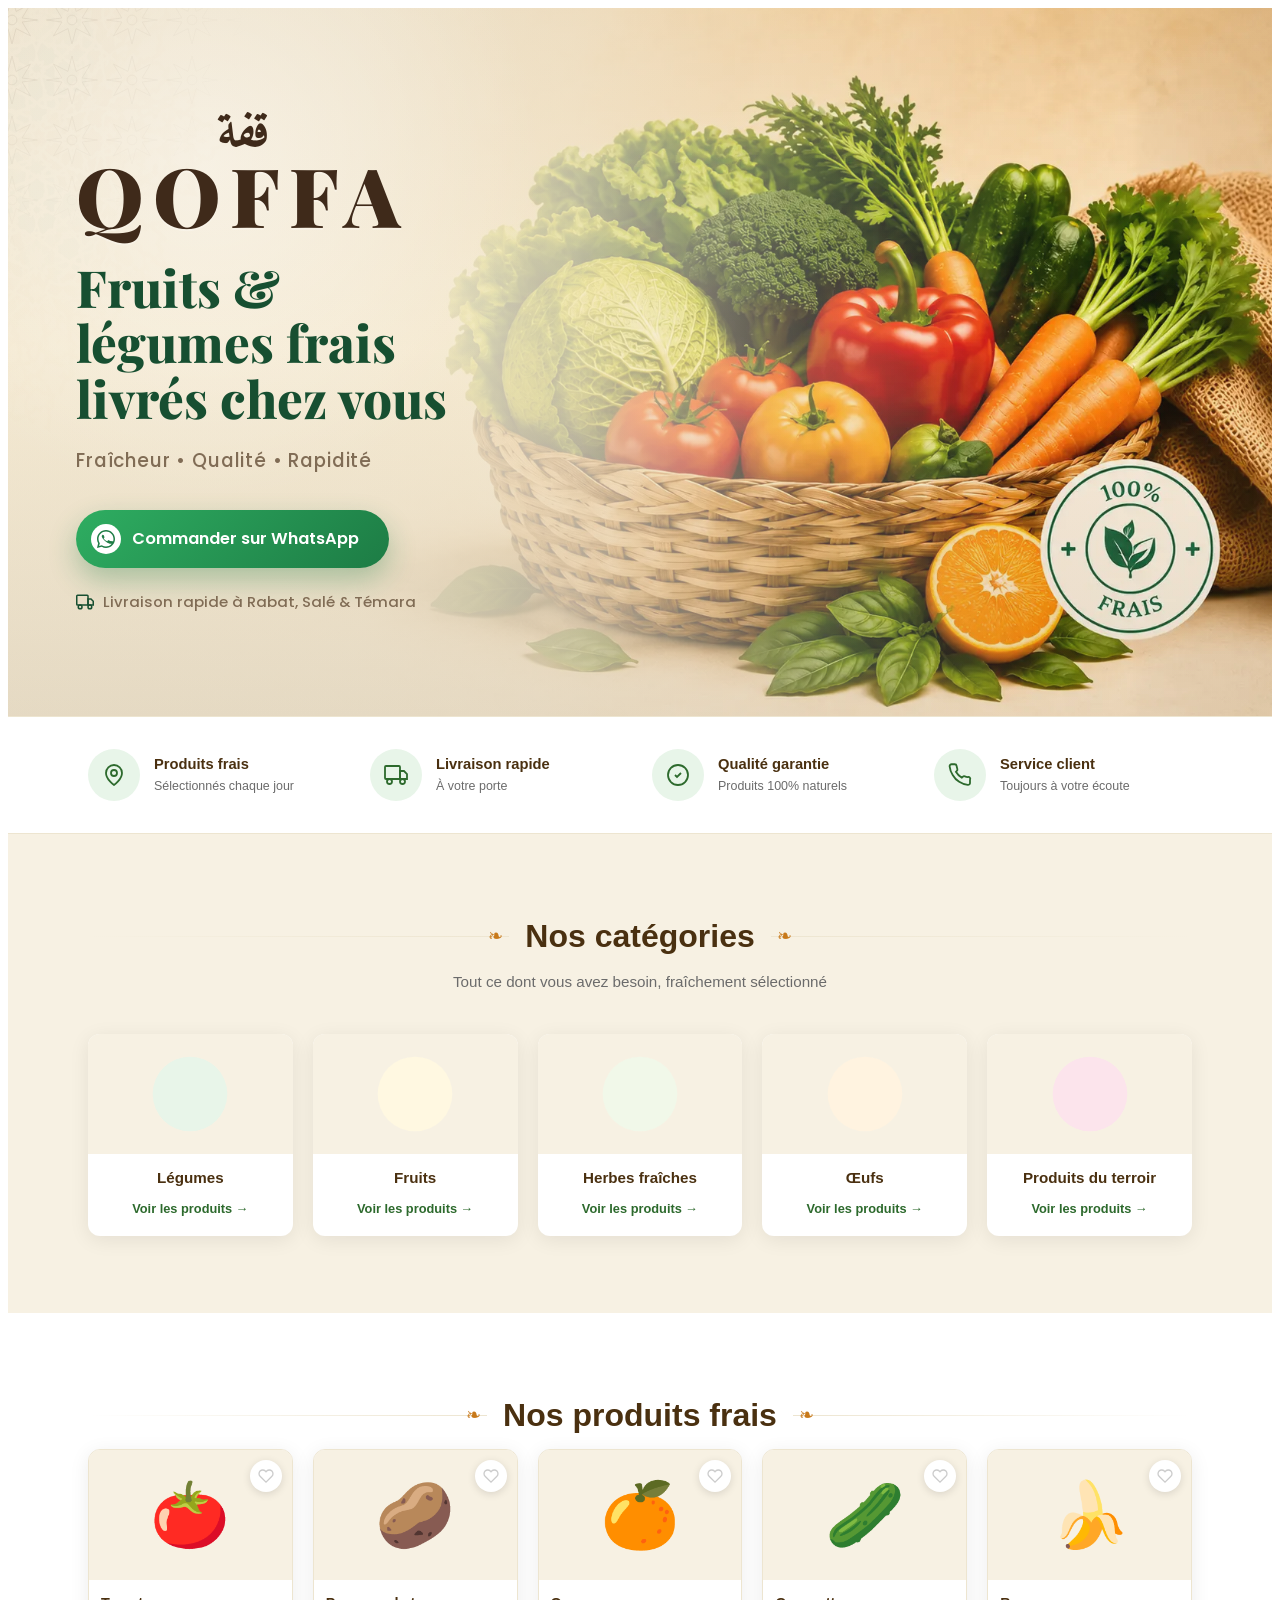
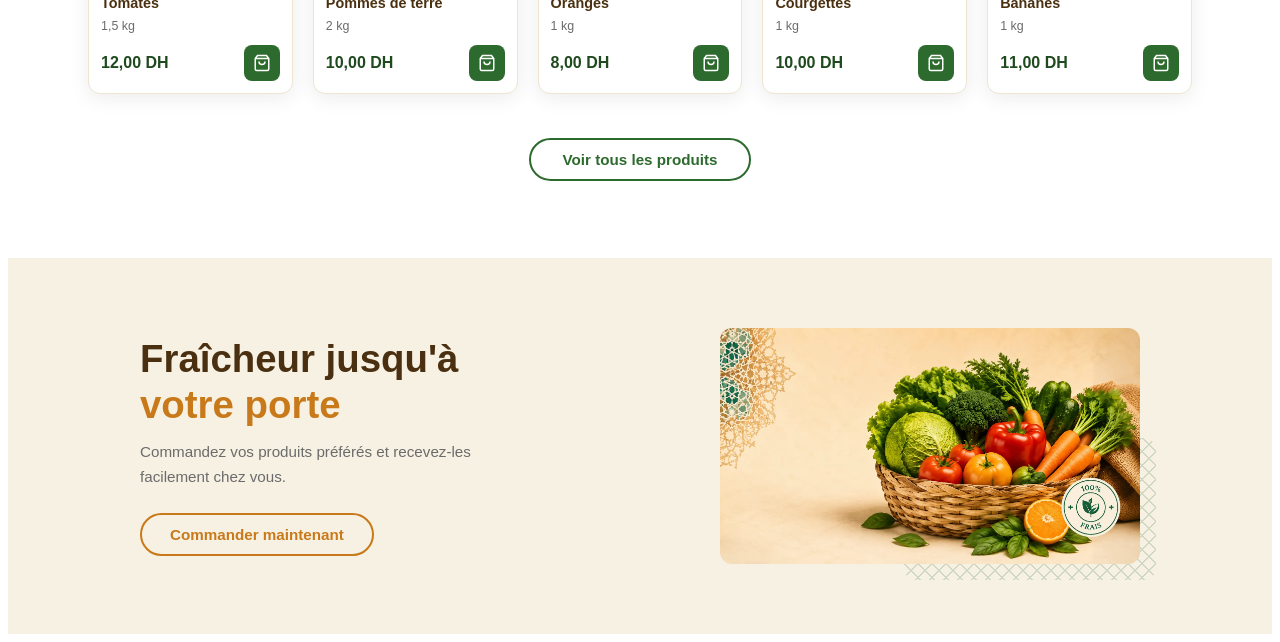
<file: index.html>
<!DOCTYPE html>
<html lang="fr">
<head>
  <meta charset="UTF-8" />
  <meta name="viewport" content="width=device-width, initial-scale=1.0" />
  <title>QOFFA – Fruits &amp; Légumes Frais</title>
  <link rel="preconnect" href="https://fonts.googleapis.com" />
  <link rel="preconnect" href="https://fonts.gstatic.com" crossorigin />
  <link rel="stylesheet" href="https://fonts.googleapis.com/css2?family=Amiri:wght@400;700&family=Playfair+Display:wght@700;800;900&family=Poppins:wght@400;500;600&display=swap" />
  <link rel="stylesheet" href="style.css" />
</head>
<body>
<div class="cw-page">

  <!-- HERO -->
  <section class="cw-qoffa-hero">

    <!-- Moroccan zellige ornament (top-left) -->
    <span class="cw-qoffa-hero__ornament" aria-hidden="true"></span>

    <div class="cw-qoffa-hero__inner">

      <!-- Text block (left, over the basket background) -->
      <div class="cw-qoffa-hero__content">

        <!-- Brand lockup: قفة directly above QOFFA -->
        <div class="cw-qoffa-hero__brandlock">
          <p class="cw-qoffa-hero__arabic" lang="ar" dir="rtl">قفة</p>
          <span class="cw-qoffa-hero__brand">QOFFA</span>
        </div>

        <h1 class="cw-qoffa-hero__title">
          <span>Fruits &amp; légumes frais</span>
          <span>livrés chez vous</span>
        </h1>

        <p class="cw-qoffa-hero__subtitle">Fraîcheur&nbsp;•&nbsp;Qualité&nbsp;•&nbsp;Rapidité</p>

        <a class="cw-qoffa-hero__cta" href="https://wa.me/212612345678" target="_blank" rel="noopener">
          <span class="cw-qoffa-hero__wa-icon" aria-hidden="true">
            <svg viewBox="0 0 32 32" fill="currentColor"><path d="M16 0C7.164 0 0 7.164 0 16c0 2.824.736 5.474 2.025 7.775L0 32l8.46-2.217A15.93 15.93 0 0 0 16 32c8.836 0 16-7.164 16-16S24.836 0 16 0zm0 29.333a13.28 13.28 0 0 1-6.791-1.859l-.488-.291-5.02 1.315 1.338-4.89-.318-.502A13.244 13.244 0 0 1 2.667 16C2.667 8.636 8.636 2.667 16 2.667S29.333 8.636 29.333 16 23.364 29.333 16 29.333zm7.273-9.961c-.399-.2-2.358-1.163-2.723-1.295-.365-.133-.631-.199-.897.2-.266.398-1.03 1.295-1.262 1.561-.232.266-.465.299-.864.1-.399-.2-1.684-.621-3.207-1.98-1.185-1.058-1.985-2.364-2.217-2.763-.232-.398-.025-.613.174-.812.178-.177.399-.465.598-.697.199-.232.266-.399.399-.665.132-.266.066-.498-.034-.697-.1-.2-.897-2.162-1.228-2.96-.324-.778-.652-.672-.897-.685l-.765-.013c-.266 0-.698.1-.864.298-.166.2-1.063.963-1.063 2.35s1.09 2.73 1.224 3.048c.266.532 3.946 6.396 9.56 8.706a32.17 32.17 0 0 0 3.19 1.178c1.34.427 2.561.367 3.524.222.765-.114 2.359-.964 2.691-1.895.332-.93.332-1.729.232-1.895-.1-.166-.366-.266-.764-.465z"/></svg>
          </span>
          Commander sur WhatsApp
        </a>

        <p class="cw-qoffa-hero__delivery">
          <svg viewBox="0 0 24 24" fill="none" stroke="currentColor" stroke-width="2" aria-hidden="true"><rect x="1" y="3" width="15" height="13" rx="1"/><path d="M16 8h4l3 3v5h-7V8z"/><circle cx="5.5" cy="18.5" r="2.5"/><circle cx="18.5" cy="18.5" r="2.5"/></svg>
          Livraison rapide à Rabat, Salé &amp; Témara
        </p>

      </div>

    </div>
  </section>

  <!-- FEATURES BAR -->
  <section class="cw-features">
    <div class="cw-container">
      <div class="cw-features__grid">

        <div class="cw-feature">
          <div class="cw-feature__icon-wrap">
            <svg viewBox="0 0 24 24" fill="none" stroke="currentColor" stroke-width="1.8" aria-hidden="true"><path d="M12 22s8-5.5 8-12A8 8 0 1 0 4 10c0 6.5 8 12 8 12z"/><circle cx="12" cy="10" r="3"/></svg>
          </div>
          <div class="cw-feature__copy">
            <strong class="cw-feature__title">Produits frais</strong>
            <span class="cw-feature__sub">Sélectionnés chaque jour</span>
          </div>
        </div>

        <div class="cw-feature">
          <div class="cw-feature__icon-wrap">
            <svg viewBox="0 0 24 24" fill="none" stroke="currentColor" stroke-width="1.8" aria-hidden="true"><rect x="1" y="3" width="15" height="13" rx="1"/><path d="M16 8h4l3 3v5h-7V8z"/><circle cx="5.5" cy="18.5" r="2.5"/><circle cx="18.5" cy="18.5" r="2.5"/></svg>
          </div>
          <div class="cw-feature__copy">
            <strong class="cw-feature__title">Livraison rapide</strong>
            <span class="cw-feature__sub">À votre porte</span>
          </div>
        </div>

        <div class="cw-feature">
          <div class="cw-feature__icon-wrap">
            <svg viewBox="0 0 24 24" fill="none" stroke="currentColor" stroke-width="1.8" aria-hidden="true"><path d="M12 2a10 10 0 1 0 0 20A10 10 0 0 0 12 2z"/><path d="M9 12l2 2 4-4"/></svg>
          </div>
          <div class="cw-feature__copy">
            <strong class="cw-feature__title">Qualité garantie</strong>
            <span class="cw-feature__sub">Produits 100% naturels</span>
          </div>
        </div>

        <div class="cw-feature">
          <div class="cw-feature__icon-wrap">
            <svg viewBox="0 0 24 24" fill="none" stroke="currentColor" stroke-width="1.8" aria-hidden="true"><path d="M22 16.92v3a2 2 0 0 1-2.18 2 19.79 19.79 0 0 1-8.63-3.07A19.5 19.5 0 0 1 4.69 12 19.79 19.79 0 0 1 1.61 3.42 2 2 0 0 1 3.6 1.25h3a2 2 0 0 1 2 1.72 12.84 12.84 0 0 0 .7 2.81 2 2 0 0 1-.45 2.11L7.91 8.8a16 16 0 0 0 5.9 5.9l.92-.92a2 2 0 0 1 2.11-.45 12.84 12.84 0 0 0 2.81.7A2 2 0 0 1 22 16.92z"/></svg>
          </div>
          <div class="cw-feature__copy">
            <strong class="cw-feature__title">Service client</strong>
            <span class="cw-feature__sub">Toujours à votre écoute</span>
          </div>
        </div>

      </div>
    </div>
  </section>

  <!-- CATEGORIES -->
  <section class="cw-section cw-categories">
    <div class="cw-container">
      <header class="cw-section-header">
        <div class="cw-section-header__line" aria-hidden="true"><span>❧</span></div>
        <h2 class="cw-section-title">Nos catégories</h2>
        <div class="cw-section-header__line cw-section-header__line--right" aria-hidden="true"><span>❧</span></div>
      </header>
      <p class="cw-section-sub">Tout ce dont vous avez besoin, fraîchement sélectionné</p>

      <div class="cw-categories__grid">

        <div class="cw-cat-card">
          <div class="cw-cat-card__img-wrap">
            <div class="cw-cat-card__placeholder cw-cat--legumes">
              <svg viewBox="0 0 60 60" fill="none" aria-hidden="true"><ellipse cx="30" cy="30" rx="28" ry="28" fill="#e8f5e9"/><text x="50%" y="54%" dominant-baseline="middle" text-anchor="middle" font-size="26">🥦</text></svg>
            </div>
          </div>
          <h3 class="cw-cat-card__name">Légumes</h3>
          <a href="#" class="cw-cat-card__link">Voir les produits →</a>
        </div>

        <div class="cw-cat-card">
          <div class="cw-cat-card__img-wrap">
            <div class="cw-cat-card__placeholder cw-cat--fruits">
              <svg viewBox="0 0 60 60" fill="none" aria-hidden="true"><ellipse cx="30" cy="30" rx="28" ry="28" fill="#fff8e1"/><text x="50%" y="54%" dominant-baseline="middle" text-anchor="middle" font-size="26">🍊</text></svg>
            </div>
          </div>
          <h3 class="cw-cat-card__name">Fruits</h3>
          <a href="#" class="cw-cat-card__link">Voir les produits →</a>
        </div>

        <div class="cw-cat-card">
          <div class="cw-cat-card__img-wrap">
            <div class="cw-cat-card__placeholder cw-cat--herbes">
              <svg viewBox="0 0 60 60" fill="none" aria-hidden="true"><ellipse cx="30" cy="30" rx="28" ry="28" fill="#f1f8e9"/><text x="50%" y="54%" dominant-baseline="middle" text-anchor="middle" font-size="26">🌿</text></svg>
            </div>
          </div>
          <h3 class="cw-cat-card__name">Herbes fraîches</h3>
          <a href="#" class="cw-cat-card__link">Voir les produits →</a>
        </div>

        <div class="cw-cat-card">
          <div class="cw-cat-card__img-wrap">
            <div class="cw-cat-card__placeholder cw-cat--oeufs">
              <svg viewBox="0 0 60 60" fill="none" aria-hidden="true"><ellipse cx="30" cy="30" rx="28" ry="28" fill="#fff3e0"/><text x="50%" y="54%" dominant-baseline="middle" text-anchor="middle" font-size="26">🥚</text></svg>
            </div>
          </div>
          <h3 class="cw-cat-card__name">Œufs</h3>
          <a href="#" class="cw-cat-card__link">Voir les produits →</a>
        </div>

        <div class="cw-cat-card">
          <div class="cw-cat-card__img-wrap">
            <div class="cw-cat-card__placeholder cw-cat--terroir">
              <svg viewBox="0 0 60 60" fill="none" aria-hidden="true"><ellipse cx="30" cy="30" rx="28" ry="28" fill="#fce4ec"/><text x="50%" y="54%" dominant-baseline="middle" text-anchor="middle" font-size="26">🫒</text></svg>
            </div>
          </div>
          <h3 class="cw-cat-card__name">Produits du terroir</h3>
          <a href="#" class="cw-cat-card__link">Voir les produits →</a>
        </div>

      </div>
    </div>
  </section>

  <!-- PRODUCTS -->
  <section class="cw-section cw-products">
    <div class="cw-container">
      <header class="cw-section-header">
        <div class="cw-section-header__line" aria-hidden="true"><span>❧</span></div>
        <h2 class="cw-section-title">Nos produits frais</h2>
        <div class="cw-section-header__line cw-section-header__line--right" aria-hidden="true"><span>❧</span></div>
      </header>

      <div class="cw-products__grid">

        <article class="cw-product-card">
          <button class="cw-product-card__wish js-wish" aria-label="Ajouter aux favoris" aria-pressed="false">
            <svg viewBox="0 0 24 24" fill="none" stroke="currentColor" stroke-width="2"><path d="M20.84 4.61a5.5 5.5 0 0 0-7.78 0L12 5.67l-1.06-1.06a5.5 5.5 0 0 0-7.78 7.78l1.06 1.06L12 21.23l7.78-7.78 1.06-1.06a5.5 5.5 0 0 0 0-7.78z"/></svg>
          </button>
          <div class="cw-product-card__thumb">🍅</div>
          <div class="cw-product-card__body">
            <h4 class="cw-product-card__name">Tomates</h4>
            <span class="cw-product-card__weight">1,5 kg</span>
            <div class="cw-product-card__footer">
              <span class="cw-product-card__price">12,00 DH</span>
              <button class="cw-btn cw-btn--cart js-cart" aria-label="Ajouter au panier">
                <svg viewBox="0 0 24 24" fill="none" stroke="currentColor" stroke-width="2"><path d="M6 2L3 6v14a2 2 0 0 0 2 2h14a2 2 0 0 0 2-2V6l-3-4z"/><line x1="3" y1="6" x2="21" y2="6"/><path d="M16 10a4 4 0 0 1-8 0"/></svg>
              </button>
            </div>
          </div>
        </article>

        <article class="cw-product-card">
          <button class="cw-product-card__wish js-wish" aria-label="Ajouter aux favoris" aria-pressed="false">
            <svg viewBox="0 0 24 24" fill="none" stroke="currentColor" stroke-width="2"><path d="M20.84 4.61a5.5 5.5 0 0 0-7.78 0L12 5.67l-1.06-1.06a5.5 5.5 0 0 0-7.78 7.78l1.06 1.06L12 21.23l7.78-7.78 1.06-1.06a5.5 5.5 0 0 0 0-7.78z"/></svg>
          </button>
          <div class="cw-product-card__thumb">🥔</div>
          <div class="cw-product-card__body">
            <h4 class="cw-product-card__name">Pommes de terre</h4>
            <span class="cw-product-card__weight">2 kg</span>
            <div class="cw-product-card__footer">
              <span class="cw-product-card__price">10,00 DH</span>
              <button class="cw-btn cw-btn--cart js-cart" aria-label="Ajouter au panier">
                <svg viewBox="0 0 24 24" fill="none" stroke="currentColor" stroke-width="2"><path d="M6 2L3 6v14a2 2 0 0 0 2 2h14a2 2 0 0 0 2-2V6l-3-4z"/><line x1="3" y1="6" x2="21" y2="6"/><path d="M16 10a4 4 0 0 1-8 0"/></svg>
              </button>
            </div>
          </div>
        </article>

        <article class="cw-product-card">
          <button class="cw-product-card__wish js-wish" aria-label="Ajouter aux favoris" aria-pressed="false">
            <svg viewBox="0 0 24 24" fill="none" stroke="currentColor" stroke-width="2"><path d="M20.84 4.61a5.5 5.5 0 0 0-7.78 0L12 5.67l-1.06-1.06a5.5 5.5 0 0 0-7.78 7.78l1.06 1.06L12 21.23l7.78-7.78 1.06-1.06a5.5 5.5 0 0 0 0-7.78z"/></svg>
          </button>
          <div class="cw-product-card__thumb">🍊</div>
          <div class="cw-product-card__body">
            <h4 class="cw-product-card__name">Oranges</h4>
            <span class="cw-product-card__weight">1 kg</span>
            <div class="cw-product-card__footer">
              <span class="cw-product-card__price">8,00 DH</span>
              <button class="cw-btn cw-btn--cart js-cart" aria-label="Ajouter au panier">
                <svg viewBox="0 0 24 24" fill="none" stroke="currentColor" stroke-width="2"><path d="M6 2L3 6v14a2 2 0 0 0 2 2h14a2 2 0 0 0 2-2V6l-3-4z"/><line x1="3" y1="6" x2="21" y2="6"/><path d="M16 10a4 4 0 0 1-8 0"/></svg>
              </button>
            </div>
          </div>
        </article>

        <article class="cw-product-card">
          <button class="cw-product-card__wish js-wish" aria-label="Ajouter aux favoris" aria-pressed="false">
            <svg viewBox="0 0 24 24" fill="none" stroke="currentColor" stroke-width="2"><path d="M20.84 4.61a5.5 5.5 0 0 0-7.78 0L12 5.67l-1.06-1.06a5.5 5.5 0 0 0-7.78 7.78l1.06 1.06L12 21.23l7.78-7.78 1.06-1.06a5.5 5.5 0 0 0 0-7.78z"/></svg>
          </button>
          <div class="cw-product-card__thumb">🥒</div>
          <div class="cw-product-card__body">
            <h4 class="cw-product-card__name">Courgettes</h4>
            <span class="cw-product-card__weight">1 kg</span>
            <div class="cw-product-card__footer">
              <span class="cw-product-card__price">10,00 DH</span>
              <button class="cw-btn cw-btn--cart js-cart" aria-label="Ajouter au panier">
                <svg viewBox="0 0 24 24" fill="none" stroke="currentColor" stroke-width="2"><path d="M6 2L3 6v14a2 2 0 0 0 2 2h14a2 2 0 0 0 2-2V6l-3-4z"/><line x1="3" y1="6" x2="21" y2="6"/><path d="M16 10a4 4 0 0 1-8 0"/></svg>
              </button>
            </div>
          </div>
        </article>

        <article class="cw-product-card">
          <button class="cw-product-card__wish js-wish" aria-label="Ajouter aux favoris" aria-pressed="false">
            <svg viewBox="0 0 24 24" fill="none" stroke="currentColor" stroke-width="2"><path d="M20.84 4.61a5.5 5.5 0 0 0-7.78 0L12 5.67l-1.06-1.06a5.5 5.5 0 0 0-7.78 7.78l1.06 1.06L12 21.23l7.78-7.78 1.06-1.06a5.5 5.5 0 0 0 0-7.78z"/></svg>
          </button>
          <div class="cw-product-card__thumb">🍌</div>
          <div class="cw-product-card__body">
            <h4 class="cw-product-card__name">Bananes</h4>
            <span class="cw-product-card__weight">1 kg</span>
            <div class="cw-product-card__footer">
              <span class="cw-product-card__price">11,00 DH</span>
              <button class="cw-btn cw-btn--cart js-cart" aria-label="Ajouter au panier">
                <svg viewBox="0 0 24 24" fill="none" stroke="currentColor" stroke-width="2"><path d="M6 2L3 6v14a2 2 0 0 0 2 2h14a2 2 0 0 0 2-2V6l-3-4z"/><line x1="3" y1="6" x2="21" y2="6"/><path d="M16 10a4 4 0 0 1-8 0"/></svg>
              </button>
            </div>
          </div>
        </article>

      </div>

      <div class="cw-products__more">
        <a href="#" class="cw-btn cw-btn--outline-green">Voir tous les produits</a>
      </div>
    </div>
  </section>

  <!-- CTA BANNER -->
  <section class="cw-banner">
    <div class="cw-container">
      <div class="cw-banner__inner">
        <div class="cw-banner__text">
          <h2 class="cw-banner__title">Fraîcheur jusqu'à<br><em>votre porte</em></h2>
          <p class="cw-banner__desc">Commandez vos produits préférés et recevez-les facilement chez vous.</p>
          <a href="https://wa.me/212612345678" class="cw-btn cw-btn--banner-cta" target="_blank" rel="noopener">Commander maintenant</a>
        </div>
        <div class="cw-banner__visual">
          <img src="image/heroqofa.webp" alt="Livraison QOFFA" class="cw-banner__img" />
          <div class="cw-banner__tile-pattern" aria-hidden="true"></div>
        </div>
      </div>
    </div>
  </section>

</div><!-- /.cw-page -->
<script src="script.js"></script>
</body>
</html>
</file>
<file: style.css>
/* ==============================================
   QOFFA – Scoped CSS (prefix: cw-)
   All rules scoped inside .cw-page
   No global body/html/a/img/button styles
   ============================================== */

/* ── Custom properties ───────────────────────── */
.cw-page {
  --cw-green:       #2d6a2d;
  --cw-green-dark:  #1e4a1e;
  --cw-green-light: #e8f5e9;
  --cw-amber:       #c8791a;
  --cw-amber-light: #fff3e0;
  --cw-cream:       #f7f1e3;
  --cw-cream-dark:  #ede5d0;
  --cw-brown:       #4a3010;
  --cw-text:        #2c2c2c;
  --cw-text-muted:  #6b6b6b;
  --cw-white:       #ffffff;
  --cw-radius:      12px;
  --cw-shadow:      0 4px 20px rgba(0,0,0,.08);
  --cw-shadow-hover:0 8px 30px rgba(0,0,0,.14);
  --cw-font:        'Segoe UI', Arial, sans-serif;
  --cw-transition:  .25s ease;

  font-family: var(--cw-font);
  color: var(--cw-text);
  line-height: 1.6;
  width: 100%;
  box-sizing: border-box;
  overflow-x: hidden;
}

.cw-page *, .cw-page *::before, .cw-page *::after {
  box-sizing: inherit;
}

/* ── Container ───────────────────────────────── */
.cw-page .cw-container {
  width: 100%;
  max-width: 1200px;
  margin-inline: auto;
  padding-inline: clamp(16px, 4vw, 48px);
}

/* ── Shared buttons ──────────────────────────── */
.cw-page .cw-btn {
  display: inline-flex;
  align-items: center;
  gap: 8px;
  padding: 12px 24px;
  border-radius: 50px;
  font-size: .95rem;
  font-weight: 600;
  text-decoration: none;
  border: none;
  cursor: pointer;
  transition: background var(--cw-transition), transform var(--cw-transition), box-shadow var(--cw-transition);
  line-height: 1;
}
.cw-page .cw-btn:hover  { transform: translateY(-2px); }
.cw-page .cw-btn:active { transform: translateY(0); }

.cw-page .cw-btn--whatsapp {
  background: #25d366;
  color: var(--cw-white);
  font-size: 1rem;
  padding: 14px 28px;
  box-shadow: 0 4px 16px rgba(37,211,102,.35);
}
.cw-page .cw-btn--whatsapp:hover { background: #1ebe5a; box-shadow: 0 6px 22px rgba(37,211,102,.45); }

.cw-page .cw-btn--outline-green {
  background: transparent;
  color: var(--cw-green);
  border: 2px solid var(--cw-green);
  padding: 12px 32px;
}
.cw-page .cw-btn--outline-green:hover { background: var(--cw-green); color: var(--cw-white); }

.cw-page .cw-btn--cart {
  background: var(--cw-green);
  color: var(--cw-white);
  padding: 8px;
  border-radius: 8px;
  width: 36px;
  height: 36px;
  justify-content: center;
  flex-shrink: 0;
}
.cw-page .cw-btn--cart:hover { background: var(--cw-green-dark); }
.cw-page .cw-btn--cart .cw-icon,
.cw-page .cw-btn--cart svg { width: 18px; height: 18px; }

.cw-page .cw-btn--banner-cta {
  background: transparent;
  color: var(--cw-amber);
  border: 2px solid var(--cw-amber);
  padding: 12px 28px;
}
.cw-page .cw-btn--banner-cta:hover { background: var(--cw-amber); color: var(--cw-white); }

/* ── Icons ───────────────────────────────────── */
.cw-page .cw-icon     { width: 22px; height: 22px; flex-shrink: 0; }
.cw-page .cw-icon--sm { width: 16px; height: 16px; }

/* ── Section shared ──────────────────────────── */
.cw-page .cw-section { padding-block: clamp(40px, 6vw, 80px); }

.cw-page .cw-section-header {
  display: flex;
  align-items: center;
  justify-content: center;
  gap: 16px;
  margin-bottom: 8px;
}
.cw-page .cw-section-header__line {
  flex: 1;
  height: 1px;
  background: linear-gradient(to right, transparent, var(--cw-cream-dark));
  display: flex;
  align-items: center;
  justify-content: flex-end;
  padding-right: 6px;
  color: var(--cw-amber);
  font-size: 1.1rem;
}
.cw-page .cw-section-header__line--right {
  background: linear-gradient(to left, transparent, var(--cw-cream-dark));
  justify-content: flex-start;
  padding-right: 0;
  padding-left: 6px;
}

.cw-page .cw-section-title {
  font-size: clamp(1.4rem, 3vw, 2rem);
  color: var(--cw-brown);
  font-weight: 700;
  white-space: nowrap;
  margin: 0;
}
.cw-page .cw-section-sub {
  text-align: center;
  color: var(--cw-text-muted);
  font-size: .95rem;
  margin-top: 0;
  margin-bottom: clamp(24px, 4vw, 40px);
}

/* ════════════════════════════════════════════════
   QOFFA HERO — premium full-bleed Moroccan grocery
   The basket photo is the hero background only (no img tag).
   Scoped to .cw-qoffa-hero (no global / body / html rules).
════════════════════════════════════════════════ */
.cw-qoffa-hero {
  --cw-qoffa-brown:   #3f2a1a;
  --cw-qoffa-green:   #174f31;
  --cw-qoffa-subtle:  #806c55;
  --cw-qoffa-wa:      #2ead61;
  --cw-qoffa-wa-deep: #1d7c45;
  --cw-qoffa-cream:   #f8eed7;
  --cw-qoffa-cream-rgb: 248, 238, 215;
  --cw-qoffa-serif:  "Playfair Display", Georgia, "Times New Roman", serif;
  --cw-qoffa-arabic: "Amiri", "Scheherazade New", "Noto Naskh Arabic", Georgia, serif;
  --cw-qoffa-sans:   "Poppins", "Segoe UI", system-ui, -apple-system, Arial, sans-serif;

  position: relative;
  left: 50%;
  right: 50%;
  width: 100vw;
  max-width: 100vw;
  margin-left: -50vw;
  margin-right: -50vw;
  overflow: hidden;
  isolation: isolate;

  display: flex;
  align-items: center;
  min-height: clamp(520px, 68vh, 760px);

  font-family: var(--cw-qoffa-sans);
  background-color: var(--cw-qoffa-cream);
  background-image:
    linear-gradient(90deg,
      rgba(var(--cw-qoffa-cream-rgb), .98) 0%,
      rgba(var(--cw-qoffa-cream-rgb), .94) 28%,
      rgba(var(--cw-qoffa-cream-rgb), .76) 45%,
      rgba(var(--cw-qoffa-cream-rgb), .30) 63%,
      rgba(var(--cw-qoffa-cream-rgb), .04) 82%),
    url("image/heroqofa.webp");
  background-size: cover;
  background-position: center right;
  background-repeat: no-repeat;
}
.cw-qoffa-hero,
.cw-qoffa-hero * { box-sizing: border-box; }

.cw-qoffa-hero::after {
  content: "";
  position: absolute;
  inset: 0;
  z-index: 0;
  pointer-events: none;
  background:
    radial-gradient(circle at 16% 22%, rgba(255,255,255,.44), transparent 28%),
    linear-gradient(180deg, rgba(63,42,26,.06), rgba(63,42,26,.02) 48%, rgba(63,42,26,.10));
}

/* Moroccan zellige ornament — top-left */
.cw-qoffa-hero__ornament {
  position: absolute;
  top: -18px;
  left: -18px;
  z-index: 1;
  width: clamp(170px, 24vw, 340px);
  height: clamp(170px, 24vw, 340px);
  background-image: url("data:image/svg+xml,%3Csvg xmlns='http://www.w3.org/2000/svg' viewBox='0 0 80 80'%3E%3Cg fill='none' stroke='%233f2a1a' stroke-width='1'%3E%3Cpolygon points='40,8 45.4,28.6 64.7,18.8 53.5,37.3 74,40 53.5,42.7 64.7,61.2 45.4,51.4 40,72 34.6,51.4 15.3,61.2 26.5,42.7 6,40 26.5,37.3 15.3,18.8 34.6,28.6'/%3E%3Ccircle cx='40' cy='40' r='6.5'/%3E%3C/g%3E%3C/svg%3E");
  background-size: 60px 60px;
  background-repeat: repeat;
  opacity: .12;
  -webkit-mask-image: radial-gradient(130% 130% at top left, #000 0%, transparent 70%);
          mask-image: radial-gradient(130% 130% at top left, #000 0%, transparent 70%);
  pointer-events: none;
}

.cw-qoffa-hero__inner {
  position: relative;
  z-index: 2;
  width: 100%;
  max-width: 1280px;
  margin-inline: auto;
  padding: clamp(64px, 8vw, 112px) clamp(22px, 6vw, 76px);
}

.cw-qoffa-hero__content {
  width: min(100%, 560px);
  text-align: left;
}

.cw-qoffa-hero__brandlock {
  display: inline-grid;
  justify-items: center;
  gap: 0;
  margin: 0 0 clamp(16px, 2.2vw, 26px);
}
.cw-qoffa-hero__arabic {
  margin: 0;
  font-family: var(--cw-qoffa-arabic);
  direction: rtl;
  font-size: clamp(2rem, 4.2vw, 3.2rem);
  font-weight: 700;
  line-height: .92;
  color: var(--cw-qoffa-brown);
}
.cw-qoffa-hero__brand {
  display: block;
  margin: -2px 0 0;
  font-family: var(--cw-qoffa-serif);
  font-size: clamp(2.9rem, 6.4vw, 5.25rem);
  font-weight: 900;
  letter-spacing: .115em;
  line-height: .96;
  color: var(--cw-qoffa-brown);
  text-shadow: 0 2px 0 rgba(255,255,255,.28);
}

.cw-qoffa-hero__title {
  max-width: 12ch;
  margin: 0 0 clamp(14px, 1.8vw, 20px);
  font-family: var(--cw-qoffa-serif);
  font-size: clamp(2rem, 4vw, 3.35rem);
  font-weight: 800;
  line-height: 1.08;
  color: var(--cw-qoffa-green);
}
.cw-qoffa-hero__title span { display: block; }

.cw-qoffa-hero__subtitle {
  margin: 0 0 clamp(24px, 3vw, 34px);
  font-size: clamp(1rem, 1.45vw, 1.16rem);
  font-weight: 500;
  letter-spacing: .045em;
  color: var(--cw-qoffa-subtle);
}

.cw-qoffa-hero__cta {
  display: inline-flex;
  align-items: center;
  gap: 11px;
  padding: 14px 30px 14px 15px;
  border-radius: 999px;
  font-family: var(--cw-qoffa-sans);
  font-size: 1.02rem;
  font-weight: 600;
  line-height: 1;
  color: #fff;
  text-decoration: none;
  cursor: pointer;
  background: linear-gradient(135deg, var(--cw-qoffa-wa) 0%, var(--cw-qoffa-wa-deep) 100%);
  box-shadow: 0 12px 28px rgba(29,124,69,.32);
  transition: transform .22s ease, box-shadow .22s ease, filter .22s ease;
}
.cw-qoffa-hero__cta:hover  { transform: translateY(-3px); box-shadow: 0 18px 38px rgba(29,124,69,.42); filter: brightness(1.04); }
.cw-qoffa-hero__cta:active { transform: translateY(-1px); }
.cw-qoffa-hero__wa-icon {
  display: inline-flex;
  align-items: center;
  justify-content: center;
  width: 30px;
  height: 30px;
  border-radius: 50%;
  background: #fff;
  flex-shrink: 0;
}
.cw-qoffa-hero__wa-icon svg { width: 18px; height: 18px; color: var(--cw-qoffa-wa-deep); }

.cw-qoffa-hero__delivery {
  display: flex;
  align-items: center;
  gap: 9px;
  margin: clamp(16px, 2.2vw, 22px) 0 0;
  font-size: .93rem;
  font-weight: 500;
  color: var(--cw-qoffa-subtle);
}
.cw-qoffa-hero__delivery svg { width: 18px; height: 18px; flex-shrink: 0; stroke: var(--cw-qoffa-green); }

@media (prefers-reduced-motion: no-preference) {
  .cw-qoffa-hero__content { animation: cw-qoffa-rise .7s cubic-bezier(.22,.61,.36,1) both; }
  @keyframes cw-qoffa-rise {
    from { opacity: 0; transform: translateY(20px); }
    to   { opacity: 1; transform: translateY(0); }
  }
}

@media (max-width: 960px) {
  .cw-qoffa-hero {
    min-height: clamp(500px, 64vh, 680px);
    background-position: 70% center;
  }
  .cw-qoffa-hero__content { width: min(100%, 500px); }
}

@media (max-width: 768px) {
  .cw-qoffa-hero {
    align-items: flex-start;
    min-height: clamp(610px, 92vh, 760px);
    background-image:
      linear-gradient(180deg,
        rgba(var(--cw-qoffa-cream-rgb), .99) 0%,
        rgba(var(--cw-qoffa-cream-rgb), .95) 36%,
        rgba(var(--cw-qoffa-cream-rgb), .58) 62%,
        rgba(var(--cw-qoffa-cream-rgb), .16) 100%),
      url("image/heroqofa.webp");
    background-position: center bottom;
  }
  .cw-qoffa-hero__inner { padding: clamp(44px, 10vw, 68px) 22px; }
  .cw-qoffa-hero__content { width: min(100%, 520px); }
  .cw-qoffa-hero__title { max-width: 11ch; }
  .cw-qoffa-hero__ornament { opacity: .08; }
}
@media (max-width: 480px) {
  .cw-qoffa-hero__brand { letter-spacing: .08em; }
  .cw-qoffa-hero__cta { width: 100%; justify-content: center; }
  .cw-qoffa-hero__delivery { align-items: flex-start; }
}

/* ════════════════════════════════════════════════
   FEATURES BAR
════════════════════════════════════════════════ */
.cw-page .cw-features {
  background: var(--cw-white);
  padding-block: 32px;
  border-top: 1px solid var(--cw-cream-dark);
  border-bottom: 1px solid var(--cw-cream-dark);
}
.cw-page .cw-features__grid {
  display: grid;
  grid-template-columns: repeat(4, 1fr);
  gap: 24px;
}
.cw-page .cw-feature {
  display: flex;
  align-items: center;
  gap: 14px;
}
.cw-page .cw-feature__icon-wrap {
  flex-shrink: 0;
  width: 52px;
  height: 52px;
  border-radius: 50%;
  background: var(--cw-green-light);
  display: flex;
  align-items: center;
  justify-content: center;
}
.cw-page .cw-feature__icon-wrap svg {
  width: 24px;
  height: 24px;
  color: var(--cw-green);
  stroke: var(--cw-green);
}
.cw-page .cw-feature__copy {
  display: flex;
  flex-direction: column;
}
.cw-page .cw-feature__title {
  font-size: .92rem;
  font-weight: 700;
  color: var(--cw-brown);
  display: block;
}
.cw-page .cw-feature__sub {
  font-size: .78rem;
  color: var(--cw-text-muted);
}

/* ════════════════════════════════════════════════
   CATEGORIES
════════════════════════════════════════════════ */
.cw-page .cw-categories { background: var(--cw-cream); }

.cw-page .cw-categories__grid {
  display: grid;
  grid-template-columns: repeat(5, 1fr);
  gap: 20px;
}
.cw-page .cw-cat-card {
  background: var(--cw-white);
  border-radius: var(--cw-radius);
  overflow: hidden;
  box-shadow: var(--cw-shadow);
  transition: transform var(--cw-transition), box-shadow var(--cw-transition);
  text-align: center;
  padding-bottom: 16px;
}
.cw-page .cw-cat-card:hover {
  transform: translateY(-4px);
  box-shadow: var(--cw-shadow-hover);
}
.cw-page .cw-cat-card__img-wrap {
  background: var(--cw-cream);
  padding: 20px;
}
.cw-page .cw-cat-card__placeholder {
  width: 80px;
  height: 80px;
  margin-inline: auto;
  border-radius: 50%;
  display: flex;
  align-items: center;
  justify-content: center;
  font-size: 2.4rem;
}
.cw-page .cw-cat-card__placeholder svg {
  width: 80px;
  height: 80px;
}
.cw-page .cw-cat-card__name {
  font-size: .95rem;
  font-weight: 700;
  color: var(--cw-brown);
  margin: 12px 8px 4px;
}
.cw-page .cw-cat-card__link {
  font-size: .8rem;
  color: var(--cw-green);
  text-decoration: none;
  font-weight: 600;
  transition: color var(--cw-transition);
}
.cw-page .cw-cat-card__link:hover { color: var(--cw-green-dark); }

/* ════════════════════════════════════════════════
   PRODUCTS
════════════════════════════════════════════════ */
.cw-page .cw-products { background: var(--cw-white); }

.cw-page .cw-products__grid {
  display: grid;
  grid-template-columns: repeat(5, 1fr);
  gap: 20px;
  margin-bottom: 36px;
}
.cw-page .cw-product-card {
  background: var(--cw-white);
  border: 1px solid var(--cw-cream-dark);
  border-radius: var(--cw-radius);
  overflow: hidden;
  position: relative;
  transition: transform var(--cw-transition), box-shadow var(--cw-transition);
  box-shadow: var(--cw-shadow);
}
.cw-page .cw-product-card:hover {
  transform: translateY(-4px);
  box-shadow: var(--cw-shadow-hover);
}
.cw-page .cw-product-card__wish {
  position: absolute;
  top: 10px;
  right: 10px;
  z-index: 2;
  background: var(--cw-white);
  border: none;
  border-radius: 50%;
  width: 32px;
  height: 32px;
  display: flex;
  align-items: center;
  justify-content: center;
  cursor: pointer;
  box-shadow: 0 2px 8px rgba(0,0,0,.12);
  transition: background var(--cw-transition);
  padding: 0;
}
.cw-page .cw-product-card__wish svg {
  width: 16px;
  height: 16px;
  stroke: #ccc;
  transition: stroke var(--cw-transition), fill var(--cw-transition);
}
.cw-page .cw-product-card__wish:hover svg { stroke: #e53935; }
.cw-page .cw-product-card__wish.is-active svg { stroke: #e53935; fill: #e53935; }

.cw-page .cw-product-card__thumb {
  background: var(--cw-cream);
  height: 130px;
  display: flex;
  align-items: center;
  justify-content: center;
  font-size: 4rem;
}
.cw-page .cw-product-card__body {
  padding: 12px;
}
.cw-page .cw-product-card__name {
  font-size: .9rem;
  font-weight: 700;
  color: var(--cw-brown);
  margin: 0 0 2px;
}
.cw-page .cw-product-card__weight {
  font-size: .78rem;
  color: var(--cw-text-muted);
  display: block;
  margin-bottom: 8px;
}
.cw-page .cw-product-card__footer {
  display: flex;
  align-items: center;
  justify-content: space-between;
}
.cw-page .cw-product-card__price {
  font-size: 1rem;
  font-weight: 800;
  color: var(--cw-green-dark);
}

.cw-page .cw-products__more {
  text-align: center;
  padding-top: 8px;
}

/* ════════════════════════════════════════════════
   CTA BANNER
════════════════════════════════════════════════ */
.cw-page .cw-banner {
  background: var(--cw-cream);
  padding-block: clamp(40px, 6vw, 70px);
}
.cw-page .cw-banner__inner {
  display: flex;
  align-items: center;
  justify-content: space-between;
  gap: 40px;
  max-width: 1000px;
  margin-inline: auto;
}
.cw-page .cw-banner__text { flex: 1; }
.cw-page .cw-banner__title {
  font-size: clamp(1.6rem, 3.5vw, 2.4rem);
  color: var(--cw-brown);
  font-weight: 700;
  margin: 0 0 12px;
  line-height: 1.2;
}
.cw-page .cw-banner__title em {
  font-style: normal;
  color: var(--cw-amber);
}
.cw-page .cw-banner__desc {
  color: var(--cw-text-muted);
  font-size: .95rem;
  margin: 0 0 24px;
  max-width: 360px;
}

.cw-page .cw-banner__visual {
  flex: 0 1 420px;
  position: relative;
}
.cw-page .cw-banner__img {
  width: 100%;
  height: auto;
  display: block;
  border-radius: var(--cw-radius);
  object-fit: cover;
  position: relative;
  z-index: 1;
}
/* Decorative Moroccan tile pattern behind the image */
.cw-page .cw-banner__tile-pattern {
  position: absolute;
  inset-inline-end: -16px;
  inset-block-end: -16px;
  width: 60%;
  height: 60%;
  border-radius: var(--cw-radius);
  background-image:
    repeating-linear-gradient(45deg, var(--cw-green) 0, var(--cw-green) 1px, transparent 0, transparent 50%),
    repeating-linear-gradient(-45deg, var(--cw-green) 0, var(--cw-green) 1px, transparent 0, transparent 50%);
  background-size: 14px 14px;
  opacity: .18;
  z-index: 0;
}

/* ════════════════════════════════════════════════
   RESPONSIVE – Tablet (≤ 900px)
════════════════════════════════════════════════ */
@media (max-width: 900px) {
  .cw-page .cw-features__grid { grid-template-columns: repeat(2, 1fr); }
  .cw-page .cw-categories__grid { grid-template-columns: repeat(3, 1fr); }
  .cw-page .cw-products__grid { grid-template-columns: repeat(3, 1fr); }

  .cw-page .cw-banner__inner { flex-direction: column; text-align: center; }
  .cw-page .cw-banner__desc { margin-inline: auto; }
  .cw-page .cw-banner__visual { width: 100%; max-width: 420px; margin-inline: auto; }
}

/* ════════════════════════════════════════════════
   RESPONSIVE – Mobile (≤ 600px)
════════════════════════════════════════════════ */
@media (max-width: 600px) {
  .cw-page .cw-features__grid { grid-template-columns: 1fr 1fr; gap: 16px; }
  .cw-page .cw-categories__grid { grid-template-columns: repeat(2, 1fr); }
  .cw-page .cw-categories__grid .cw-cat-card:last-child { grid-column: span 2; max-width: 50%; margin-inline: auto; }
  .cw-page .cw-products__grid { grid-template-columns: repeat(2, 1fr); }
  .cw-page .cw-section-header__line { display: none; }
  .cw-page .cw-section-title { white-space: normal; }
}
</file>
